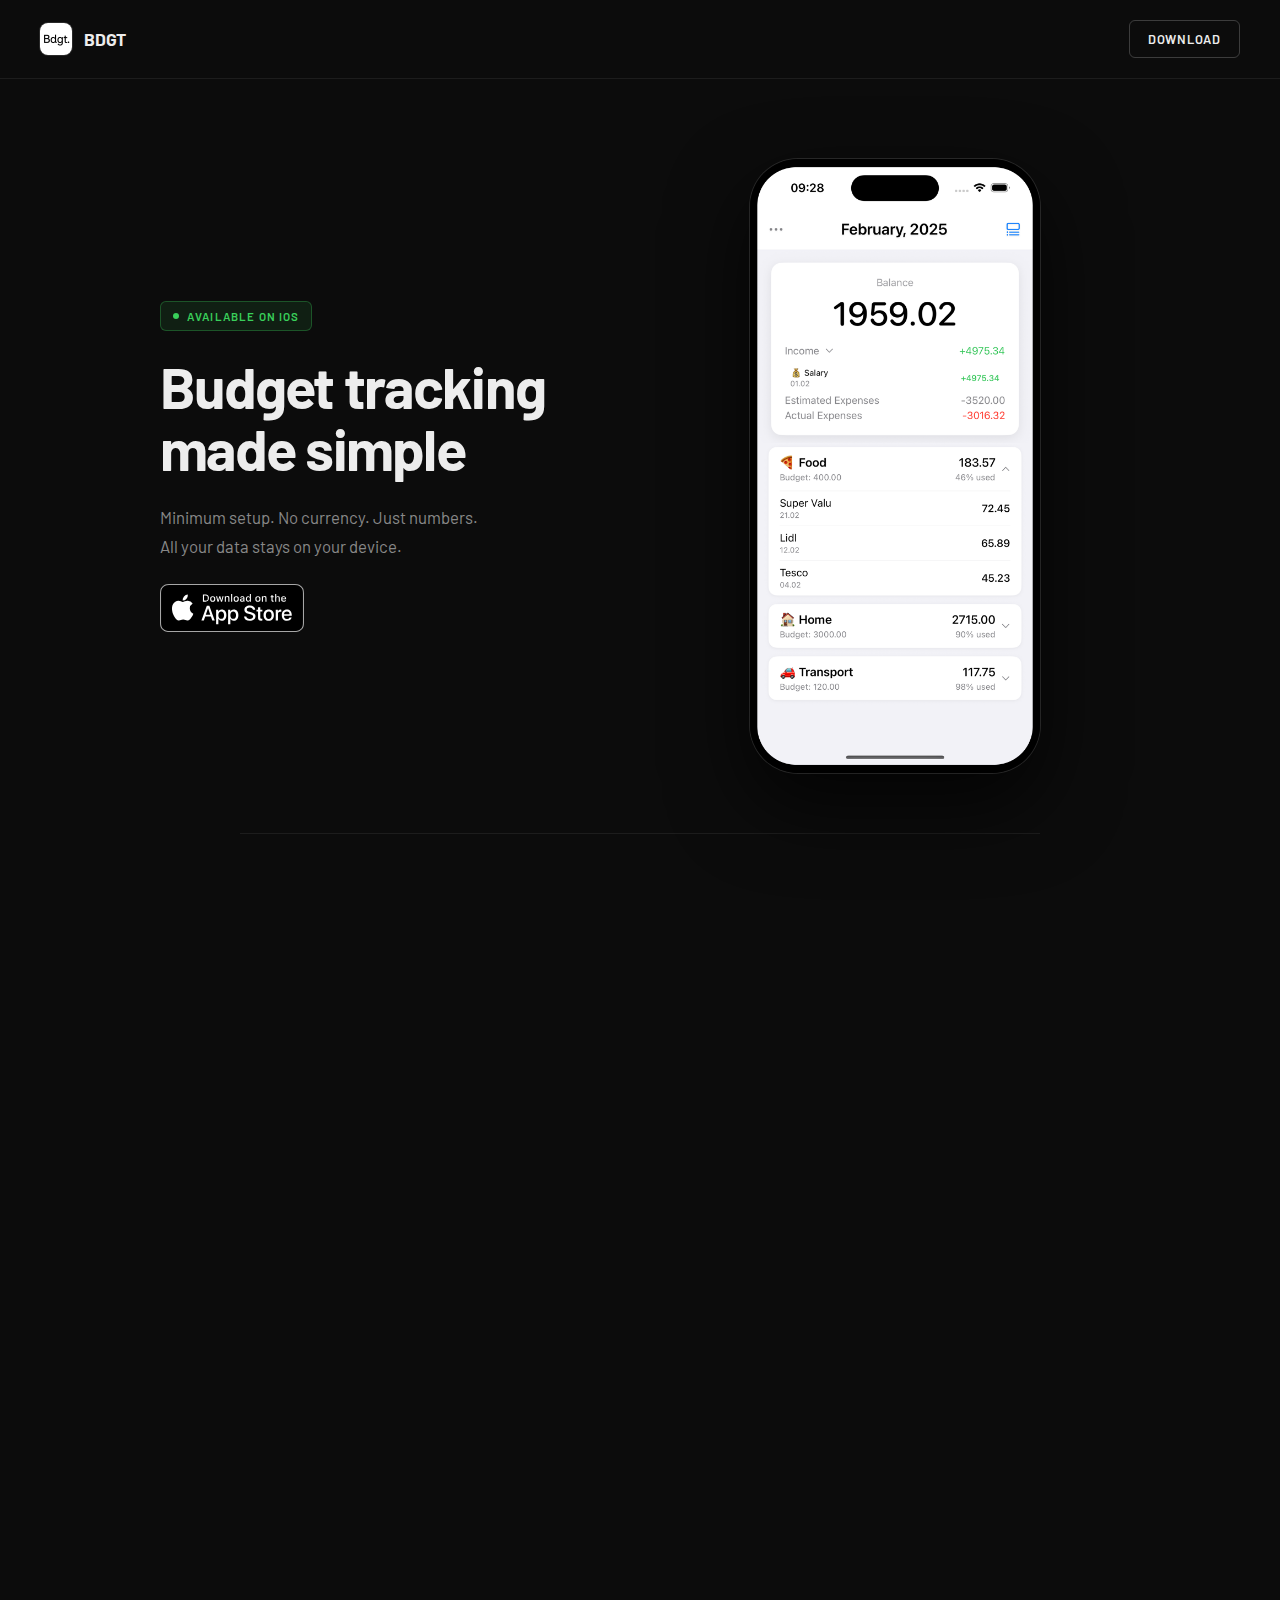
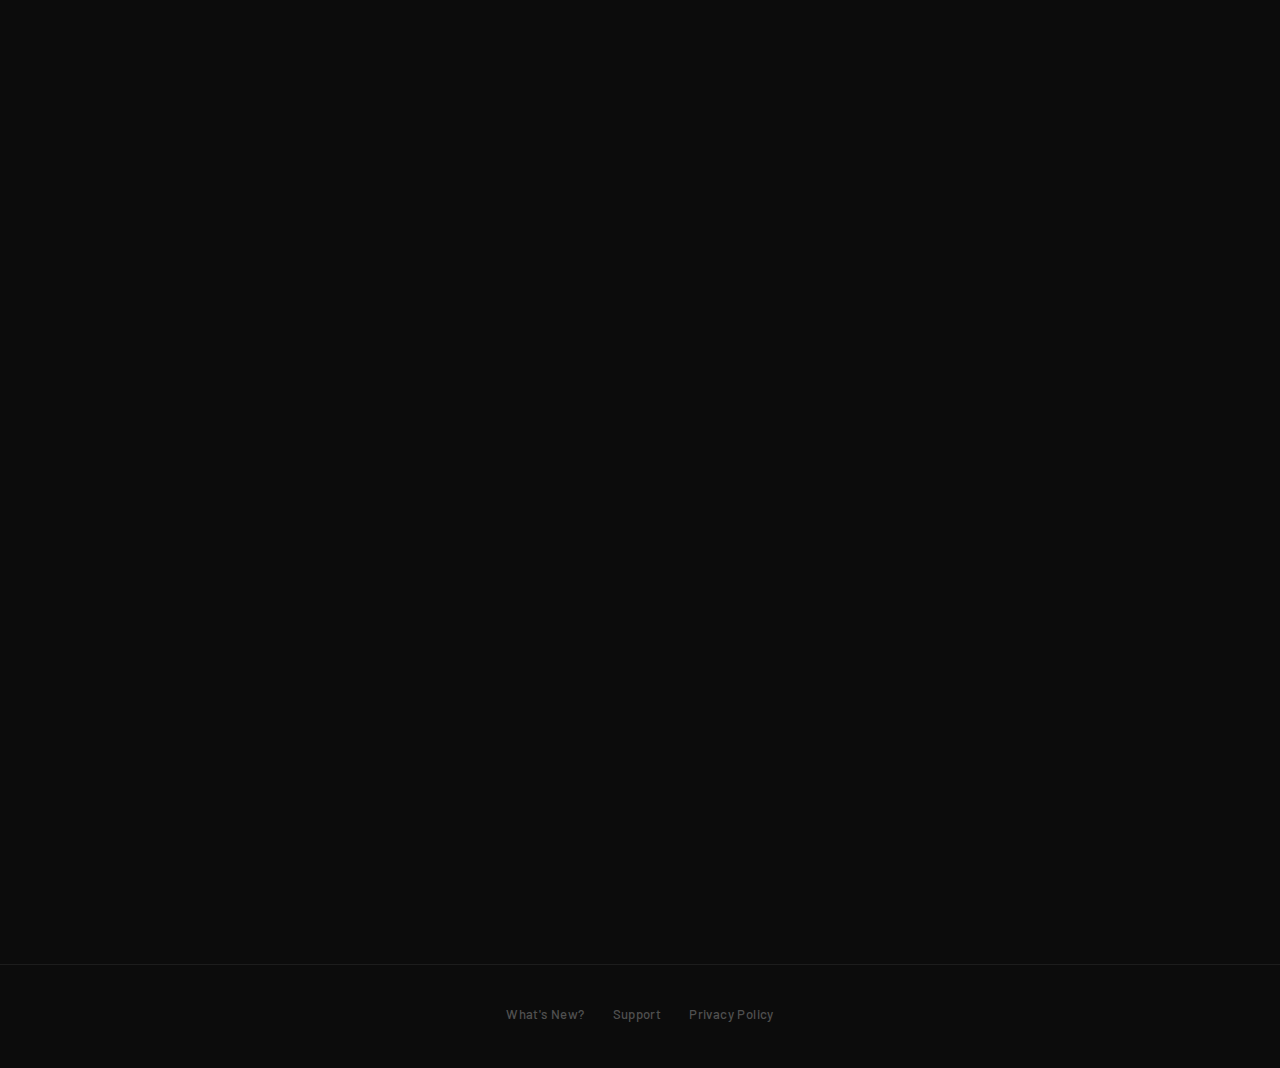
<file: index.html>
<!DOCTYPE html>
<html lang="en">
<head>
    <meta charset="UTF-8">
    <meta name="viewport" content="width=device-width, initial-scale=1.0">
    <title>Bdgt - Monthly Budget Tracker for iOS</title>

    <!-- SEO Meta Tags -->
    <meta name="description" content="Bdgt is a small, monthly budget tracker for iOS focused on simplicity. Track expenses with minimum setup, no currency, just numbers. All data stays on your device.">
    <meta name="keywords" content="budget tracker, iOS app, monthly budget, expense tracker, easy, simple budgeting, personal finance, budget app">
    <meta name="author" content="Bdgt">
    <meta name="robots" content="index, follow">
    <link rel="canonical" href="https://thebdgt.app">

    <!-- Open Graph / Facebook -->
    <meta property="og:type" content="website">
    <meta property="og:url" content="https://thebdgt.app">
    <meta property="og:title" content="Bdgt - Monthly Budget Tracker for iOS">
    <meta property="og:description" content="Bdgt is a small, monthly budget tracker for iOS focused on simplicity. Minimum setup, no currency, just numbers. All your data stays on your device.">
    <meta property="og:image" content="https://thebdgt.app/images/1024.png">
    <meta property="og:site_name" content="Bdgt">

    <!-- Twitter Card -->
    <meta property="twitter:card" content="summary_large_image">
    <meta property="twitter:url" content="https://thebdgt.app">
    <meta property="twitter:title" content="Bdgt - Monthly Budget Tracker for iOS">
    <meta property="twitter:description" content="Bdgt is a small, monthly budget tracker for iOS focused on simplicity. Minimum setup, no currency, just numbers. All your data stays on your device.">
    <meta property="twitter:image" content="https://thebdgt.app/images/1024.png">

    <!-- App Store Meta -->
    <meta name="apple-itunes-app" content="app-id=6749635860">
    <meta name="mobile-web-app-capable" content="yes">
    <meta name="apple-mobile-web-app-capable" content="yes">
    <meta name="apple-mobile-web-app-status-bar-style" content="default">

    <!-- Favicon -->
    <link rel="icon" type="image/png" sizes="32x32" href="images/1024.png">
    <link rel="apple-touch-icon" href="images/1024.png">

    <!-- Fonts -->
    <link rel="preconnect" href="https://fonts.googleapis.com">
    <link rel="preconnect" href="https://fonts.gstatic.com" crossorigin>
    <link href="https://fonts.googleapis.com/css2?family=Barlow:wght@400;500;600;700&display=swap" rel="stylesheet">

    <!-- Stylesheet -->
    <link rel="stylesheet" href="style.css">

    <!-- JSON-LD Structured Data -->
    <script type="application/ld+json">
    {
      "@context": "https://schema.org",
      "@type": "MobileApplication",
      "name": "Bdgt",
      "description": "Bdgt is a small, monthly budget tracker for iOS focused on simplicity. Track expenses with minimum setup, no currency, just numbers. All data stays on your device.",
      "applicationCategory": "FinanceApplication",
      "operatingSystem": "iOS",
      "offers": {
        "@type": "Offer",
        "price": "0",
        "priceCurrency": "USD"
      },
      "author": {
        "@type": "Organization",
        "name": "Bdgt"
      },
      "url": "https://thebdgt.app",
      "downloadUrl": "https://apps.apple.com/app/bdgt",
      "screenshot": "https://thebdgt.app/images/ss1.png",
      "featureList": [
        "Monthly budget tracking",
        "Privacy-first design",
        "Local data storage",
        "Simple expense entry",
        "Category management",
        "No cloud sync required"
      ],
      "softwareVersion": "1.0",
      "aggregateRating": {
        "@type": "AggregateRating",
        "ratingValue": "5.0",
        "ratingCount": "1"
      }
    }
    </script>
</head>
<body>
    <div class="index-container">

        <!-- Top Navigation -->
        <nav class="topnav">
            <span class="nav-logo">
                <img src="images/1024.png" alt="Bdgt logo" class="nav-logo-img">
                <span class="nav-logo-text">Bdgt</span>
            </span>
            <a href="https://apps.apple.com/us/app/bdgt-monthly-budget-tracker/id6749635860"
               class="nav-download"
               aria-label="Download Bdgt on the App Store">
                Download
            </a>
        </nav>

        <!-- Hero -->
        <section class="hero-section" aria-label="Introduction">
            <div class="hero-text">
                <div class="hero-badge">
                    <span class="hero-badge-dot"></span>
                    Available on iOS
                </div>

                <h1 class="hero-heading">
                    Budget tracking<br>
                    made simple
                </h1>

                <p class="hero-subtitle">
                    Minimum setup. No currency. Just numbers.<br>
                    All your data stays on your device.
                </p>

                <a href="https://apps.apple.com/us/app/bdgt-monthly-budget-tracker/id6749635860"
                   class="hero-cta"
                   aria-label="Download Bdgt on the App Store">
                    <img src="images/app_store_download.svg" alt="Download on the App Store" width="142" height="48">
                </a>
            </div>

            <div class="hero-visual">
                <div class="phone-glow"></div>
                <div class="index-screenshot" aria-label="Bdgt app interface">
                    <img src="images/ss_1.png"
                         alt="Bdgt app showing monthly budget overview with categories like Food, Transport, and Home expenses"
                         loading="eager">
                </div>
            </div>
        </section>

        <!-- Description + Features -->
        <main>
            <section class="description-section" aria-label="Features">
                <h2 class="description-title reveal">A budget app that doesn't get in your way.</h2>

                <div class="description-content">
                    <p class="reveal reveal-delay-1">
                        Bdgt strips away the complexity that makes other apps overwhelming. No charts to analyze,
                        no currencies to configure, no accounts to create. Just simple transaction tracking that
                        helps you stay aware of your monthly spending.
                    </p>

                    <div class="feature-section reveal reveal-delay-2">
                        <h3>Designed for doing, not analyzing</h3>
                        <ul class="feature-list">
                            <li>Add transactions in seconds with smart suggestions</li>
                            <li>Effortless swipe gestures for daily operations</li>
                            <li>Clean interface focused on your current month</li>
                            <li>Multiple income sources for freelancers and contractors</li>
                            <li>Export your data anytime — CSV or PDF formats</li>
                            <li>Instant balance updates as you track expenses</li>
                        </ul>
                    </div>

                    <div class="feature-section reveal reveal-delay-3">
                        <h3>Built for simplicity</h3>
                        <ul class="feature-list">
                            <li>Minimum setup required — start budgeting immediately</li>
                            <li>Work with any currency using plain numbers</li>
                            <li>Distraction-free design without overwhelming charts</li>
                            <li>Intuitive category management up to 15 per month</li>
                            <li>Local data storage — your privacy, your control</li>
                        </ul>
                    </div>

                    <div class="versions-section reveal reveal-delay-4">
                        <h3>Two versions to fit your needs</h3>
                        <div class="version-comparison">
                            <div class="version-card">
                                <h4>Free</h4>
                                <p class="version-subtitle">Perfect for basic budgeting</p>
                                <ul class="feature-list">
                                    <li>3 months per year</li>
                                    <li>3 categories per month</li>
                                    <li>10 transactions per category</li>
                                    <li>8 income sources per month</li>
                                    <li>3 recurring transactions</li>
                                </ul>
                            </div>
                            <div class="version-card">
                                <h4>Pro</h4>
                                <p class="version-subtitle">For expanded tracking</p>
                                <ul class="feature-list">
                                    <li>Unlimited months per year</li>
                                    <li>15 categories per month</li>
                                    <li>100 transactions per category</li>
                                    <li>8 income sources per month</li>
                                    <li>10 recurring transactions</li>
                                </ul>
                            </div>
                        </div>
                    </div>

                    <p class="reveal">
                        Bdgt is for people who want to track spending without the complexity.
                        No overwhelming features, no distractions. Just simple budgeting that works.
                    </p>
                </div>
            </section>

            <section class="download-section reveal" aria-label="Download">
                <a href="https://apps.apple.com/us/app/bdgt-monthly-budget-tracker/id6749635860"
                   class="app-store-button"
                   aria-label="Download Bdgt on the App Store">
                    <img src="images/app_store_download.svg" alt="Download on the App Store" width="142" height="48">
                </a>
            </section>
        </main>

    </div>

    <script src="footer.js"></script>
    <script>
        // Scroll reveal
        const observer = new IntersectionObserver((entries) => {
            entries.forEach(entry => {
                if (entry.isIntersecting) {
                    entry.target.classList.add('revealed');
                }
            });
        }, { threshold: 0.1, rootMargin: '0px 0px -40px 0px' });

        document.querySelectorAll('.reveal').forEach(el => observer.observe(el));
    </script>
</body>
</html>
</file>
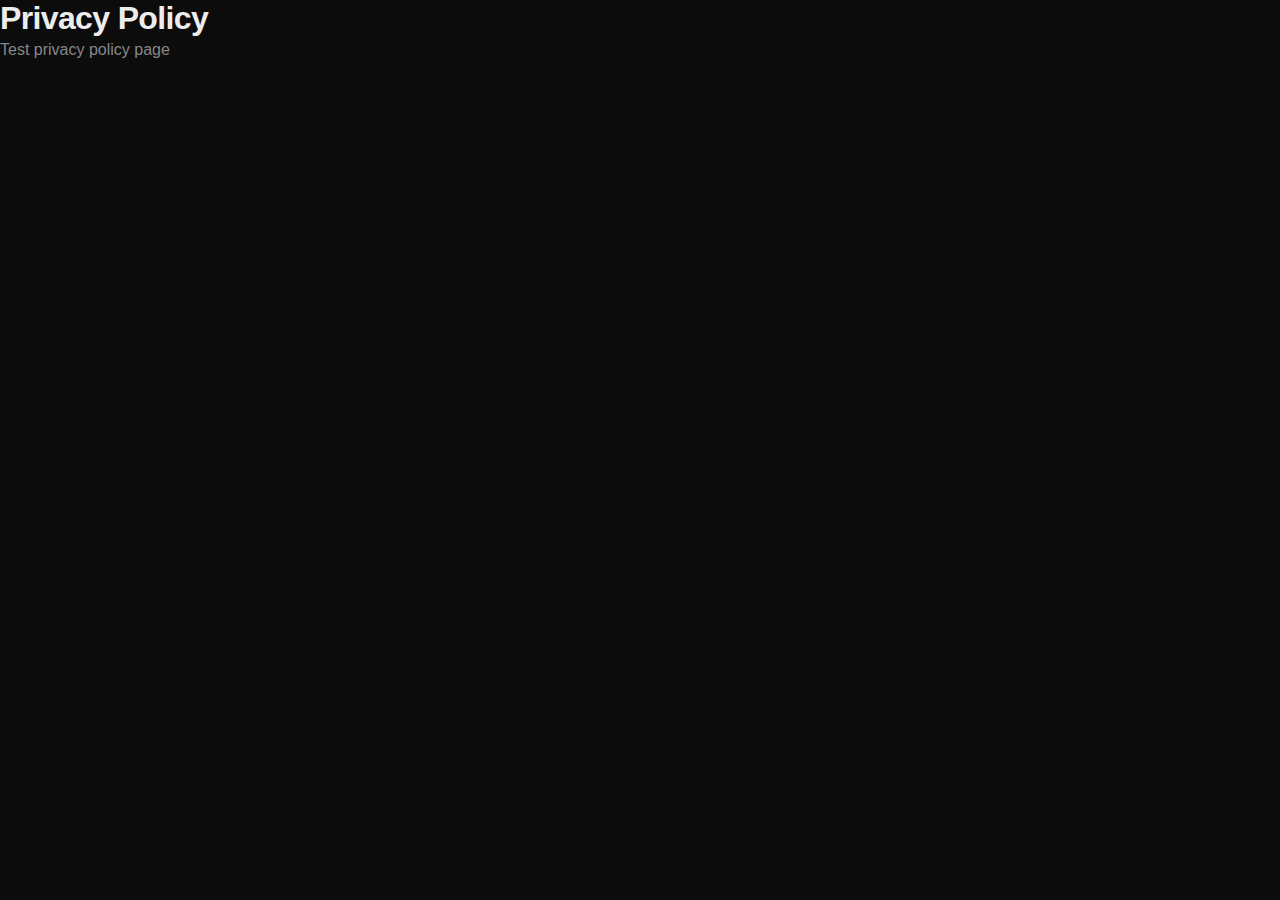
<file: github_pages_privacy.html>
<!DOCTYPE html>
<html lang="en">
<head>
    <meta charset="UTF-8">
    <meta name="viewport" content="width=device-width, initial-scale=1.0">
    <title>Privacy Policy - Test</title>
    <link rel="stylesheet" href="style.css">
</head>
<body>
    <div class="container">
        <h1>Privacy Policy</h1>
        <p>Test privacy policy page</p>
    </div>
</body>
</html>
</file>
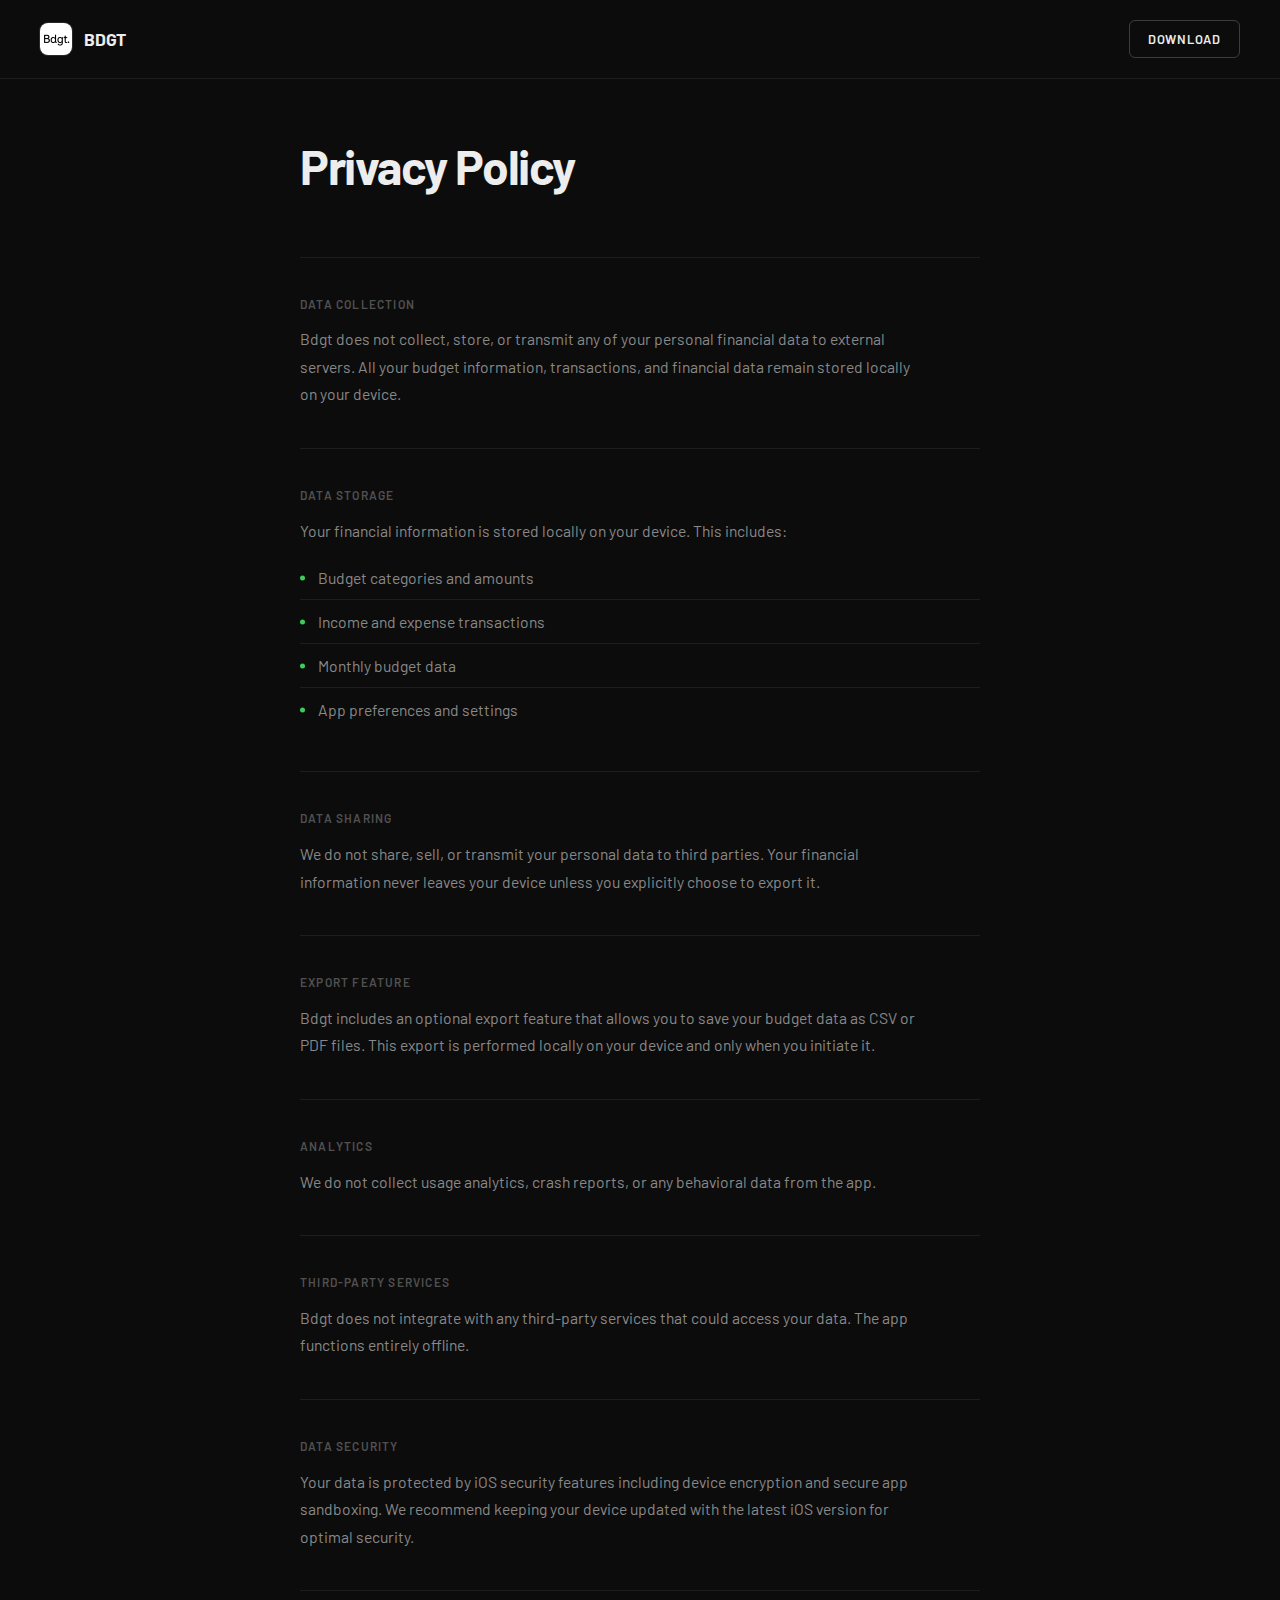
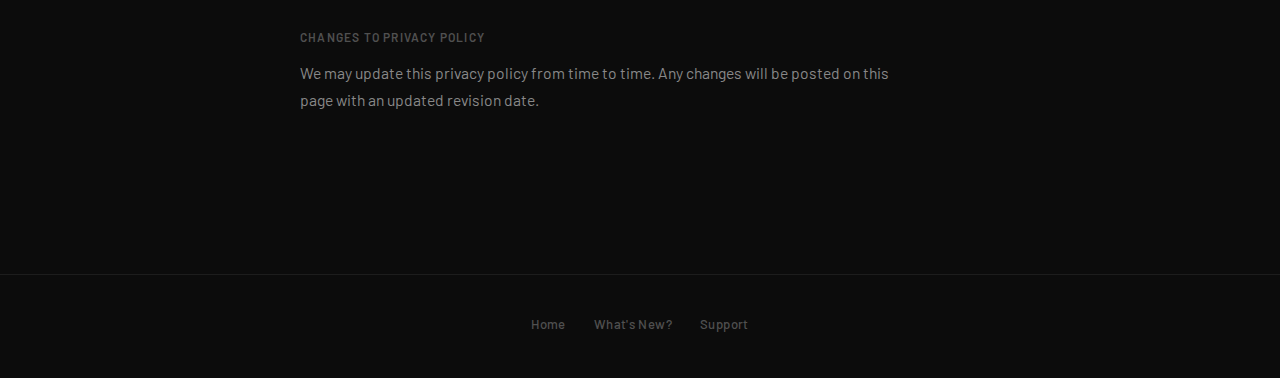
<file: privacy-policy.html>
<!DOCTYPE html>
<html lang="en">
<head>
    <meta charset="UTF-8">
    <meta name="viewport" content="width=device-width, initial-scale=1.0">
    <title>Bdgt - Privacy Policy</title>

    <!-- Favicon -->
    <link rel="icon" type="image/png" sizes="32x32" href="images/1024.png">
    <link rel="apple-touch-icon" href="images/1024.png">

    <!-- Fonts -->
    <link rel="preconnect" href="https://fonts.googleapis.com">
    <link rel="preconnect" href="https://fonts.gstatic.com" crossorigin>
    <link href="https://fonts.googleapis.com/css2?family=Barlow:wght@400;500;600;700&display=swap" rel="stylesheet">

    <link rel="stylesheet" href="style.css">
</head>
<body>
    <nav class="topnav">
        <a href="index.html" class="nav-logo">
            <img src="images/1024.png" alt="Bdgt logo" class="nav-logo-img">
            <span class="nav-logo-text">Bdgt</span>
        </a>
        <a href="https://apps.apple.com/us/app/bdgt-monthly-budget-tracker/id6749635860"
           class="nav-download"
           aria-label="Download Bdgt on the App Store">
            Download
        </a>
    </nav>

    <div class="page-container">
        <div class="page-header">
            <h1>Privacy Policy</h1>
        </div>

        <div class="content">
            <div class="section">
                <h2>Data Collection</h2>
                <p>Bdgt does not collect, store, or transmit any of your personal financial data to external servers. All your budget information, transactions, and financial data remain stored locally on your device.</p>
            </div>

            <div class="section">
                <h2>Data Storage</h2>
                <p>Your financial information is stored locally on your device. This includes:</p>
                <ul class="centered-list">
                    <li>Budget categories and amounts</li>
                    <li>Income and expense transactions</li>
                    <li>Monthly budget data</li>
                    <li>App preferences and settings</li>
                </ul>
            </div>

            <div class="section">
                <h2>Data Sharing</h2>
                <p>We do not share, sell, or transmit your personal data to third parties. Your financial information never leaves your device unless you explicitly choose to export it.</p>
            </div>

            <div class="section">
                <h2>Export Feature</h2>
                <p>Bdgt includes an optional export feature that allows you to save your budget data as CSV or PDF files. This export is performed locally on your device and only when you initiate it.</p>
            </div>

            <div class="section">
                <h2>Analytics</h2>
                <p>We do not collect usage analytics, crash reports, or any behavioral data from the app.</p>
            </div>

            <div class="section">
                <h2>Third-Party Services</h2>
                <p>Bdgt does not integrate with any third-party services that could access your data. The app functions entirely offline.</p>
            </div>

            <div class="section">
                <h2>Data Security</h2>
                <p>Your data is protected by iOS security features including device encryption and secure app sandboxing. We recommend keeping your device updated with the latest iOS version for optimal security.</p>
            </div>

            <div class="section">
                <h2>Changes to Privacy Policy</h2>
                <p>We may update this privacy policy from time to time. Any changes will be posted on this page with an updated revision date.</p>
            </div>
        </div>
    </div>

    <script src="footer.js"></script>
</body>
</html>
</file>
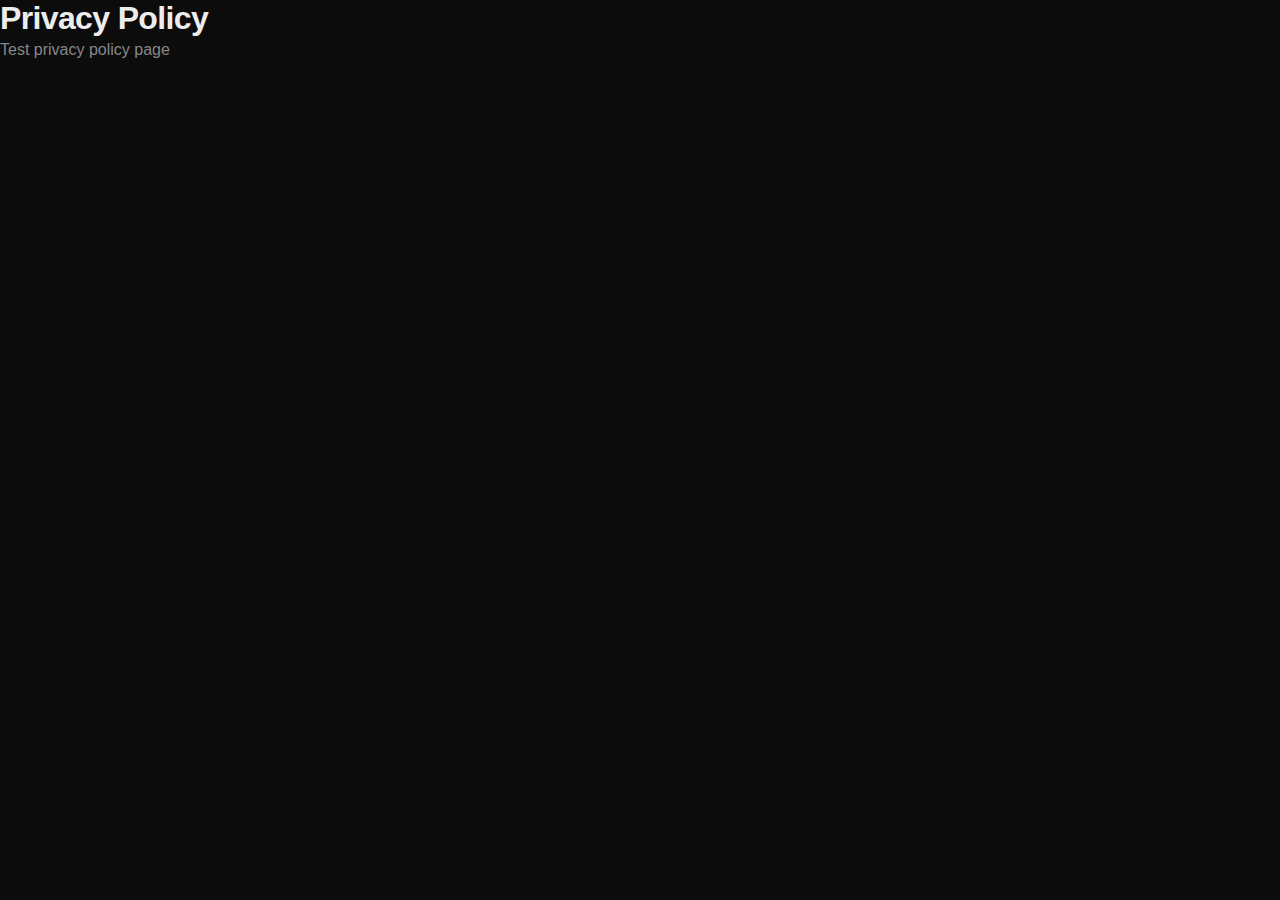
<file: privacy.html>
<!DOCTYPE html>
<html lang="en">
<head>
    <meta charset="UTF-8">
    <meta name="viewport" content="width=device-width, initial-scale=1.0">
    <title>Privacy Policy - Test</title>
    <link rel="stylesheet" href="style.css">
</head>
<body>
    <div class="container">
        <h1>Privacy Policy</h1>
        <p>Test privacy policy page</p>
    </div>
</body>
</html>
</file>
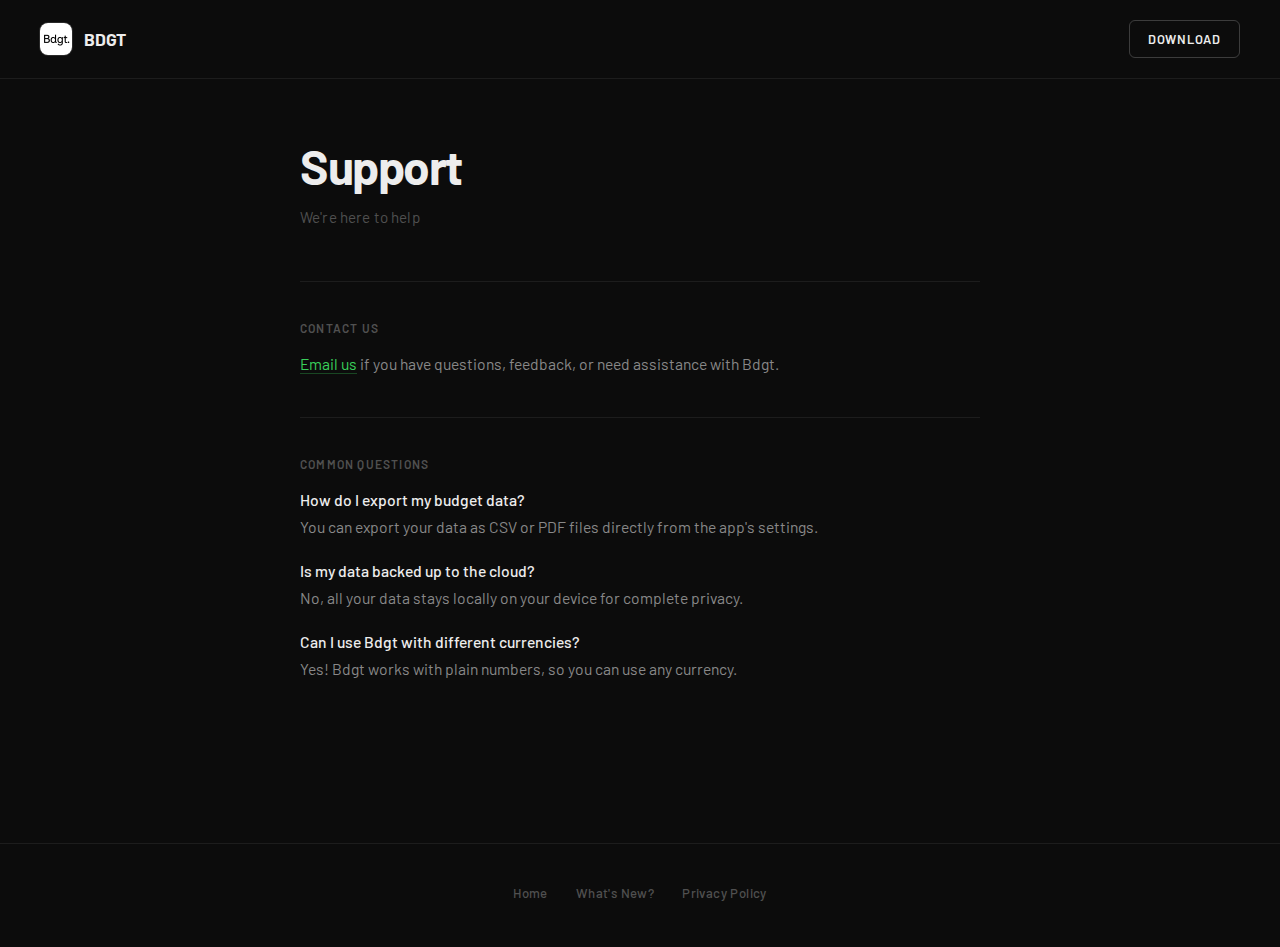
<file: support.html>
<!DOCTYPE html>
<html lang="en">
<head>
    <meta charset="UTF-8">
    <meta name="viewport" content="width=device-width, initial-scale=1.0">
    <title>Bdgt - Support</title>

    <!-- Favicon -->
    <link rel="icon" type="image/png" sizes="32x32" href="images/1024.png">
    <link rel="apple-touch-icon" href="images/1024.png">

    <!-- Fonts -->
    <link rel="preconnect" href="https://fonts.googleapis.com">
    <link rel="preconnect" href="https://fonts.gstatic.com" crossorigin>
    <link href="https://fonts.googleapis.com/css2?family=Barlow:wght@400;500;600;700&display=swap" rel="stylesheet">

    <link rel="stylesheet" href="style.css">
</head>
<body>
    <nav class="topnav">
        <a href="index.html" class="nav-logo">
            <img src="images/1024.png" alt="Bdgt logo" class="nav-logo-img">
            <span class="nav-logo-text">Bdgt</span>
        </a>
        <a href="https://apps.apple.com/us/app/bdgt-monthly-budget-tracker/id6749635860"
           class="nav-download"
           aria-label="Download Bdgt on the App Store">
            Download
        </a>
    </nav>

    <div class="page-container">
        <div class="page-header">
            <h1>Support</h1>
            <p class="subtitle">We're here to help</p>
        </div>

        <div class="content">
            <div class="section">
                <h2>Contact Us</h2>
                <p><a href="mailto:sergeimoistus@me.com">Email us</a> if you have questions, feedback, or need assistance with Bdgt.</p>
            </div>

            <div class="section">
                <h2>Common Questions</h2>
                <p><strong>How do I export my budget data?</strong><br>
                You can export your data as CSV or PDF files directly from the app's settings.</p>

                <p><strong>Is my data backed up to the cloud?</strong><br>
                No, all your data stays locally on your device for complete privacy.</p>

                <p><strong>Can I use Bdgt with different currencies?</strong><br>
                Yes! Bdgt works with plain numbers, so you can use any currency.</p>
            </div>
        </div>
    </div>

    <script src="footer.js"></script>
</body>
</html>
</file>
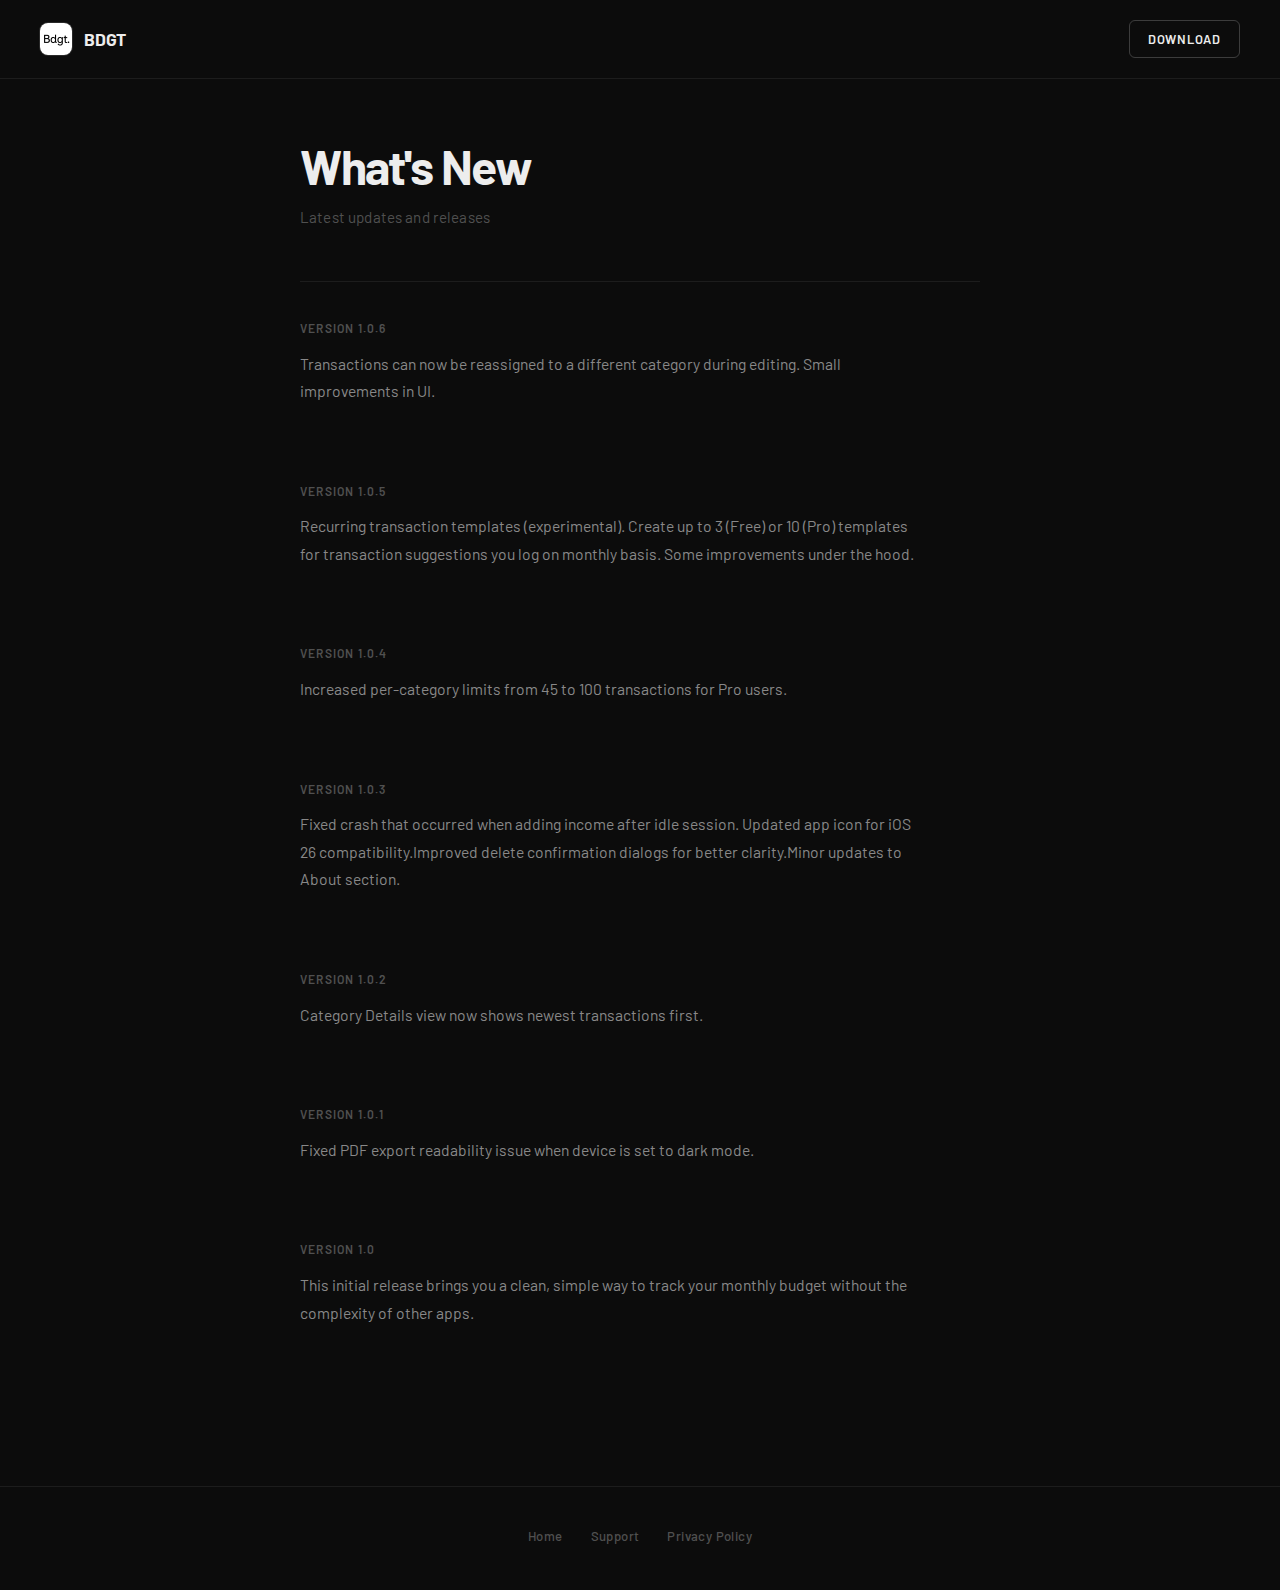
<file: whatsnew.html>
<!DOCTYPE html>
<html lang="en">
<head>
    <meta charset="UTF-8">
    <meta name="viewport" content="width=device-width, initial-scale=1.0">
    <title>Bdgt - What's New</title>

    <!-- Favicon -->
    <link rel="icon" type="image/png" sizes="32x32" href="images/1024.png">
    <link rel="apple-touch-icon" href="images/1024.png">

    <!-- Fonts -->
    <link rel="preconnect" href="https://fonts.googleapis.com">
    <link rel="preconnect" href="https://fonts.gstatic.com" crossorigin>
    <link href="https://fonts.googleapis.com/css2?family=Barlow:wght@400;500;600;700&display=swap" rel="stylesheet">

    <link rel="stylesheet" href="style.css">
</head>
<body>
    <nav class="topnav">
        <a href="index.html" class="nav-logo">
            <img src="images/1024.png" alt="Bdgt logo" class="nav-logo-img">
            <span class="nav-logo-text">Bdgt</span>
        </a>
        <a href="https://apps.apple.com/us/app/bdgt-monthly-budget-tracker/id6749635860"
           class="nav-download"
           aria-label="Download Bdgt on the App Store">
            Download
        </a>
    </nav>

    <div class="page-container">
        <div class="page-header">
            <h1>What's New</h1>
            <p class="subtitle">Latest updates and releases</p>
        </div>

        <div id="releases-container">
            <div class="content">
                <div class="section">
                    <p>Loading releases&hellip;</p>
                </div>
            </div>
        </div>
    </div>

    <script src="releases.js"></script>
    <script src="footer.js"></script>
</body>
</html>
</file>
<file: style.css>
/* ============================================================
   Bdgt — Swiss Minimal Design System
   ============================================================ */

:root {
    --bg:          #0C0C0C;
    --bg-1:        #131313;
    --bg-2:        #1A1A1A;
    --bg-3:        #212121;

    --text:        #EDEDED;
    --text-2:      #888888;
    --text-3:      #505050;

    --accent:      #39CF5A;
    --accent-soft: rgba(57, 207, 90, 0.10);
    --accent-dim:  rgba(57, 207, 90, 0.30);

    --border:      rgba(255, 255, 255, 0.07);
    --border-2:    rgba(255, 255, 255, 0.12);
    --border-3:    rgba(255, 255, 255, 0.20);

    --radius-sm:   6px;
    --radius:      10px;
    --radius-lg:   14px;

    --ease-out: cubic-bezier(0.22, 1, 0.36, 1);
}

/* ─── Reset ─────────────────────────────────────────────── */
*, *::before, *::after {
    margin: 0;
    padding: 0;
    box-sizing: border-box;
}

html { scroll-behavior: smooth; }

body {
    font-family: 'Barlow', 'Helvetica Neue', Helvetica, Arial, sans-serif;
    font-weight: 400;
    background: var(--bg);
    color: var(--text);
    line-height: 1.6;
    -webkit-font-smoothing: antialiased;
    -moz-osx-font-smoothing: grayscale;
    min-height: 100vh;
}

img { display: block; max-width: 100%; }
a { color: inherit; text-decoration: none; }

/* ─── Typography ─────────────────────────────────────────── */
h1, h2, h3, h4 {
    font-family: 'Barlow', 'Helvetica Neue', Helvetica, Arial, sans-serif;
    font-weight: 600;
    line-height: 1.15;
    letter-spacing: -0.02em;
    color: var(--text);
}

p { color: var(--text-2); }
strong { color: var(--text); font-weight: 500; }

/* ─── Top Nav ────────────────────────────────────────────── */
.topnav {
    display: flex;
    align-items: center;
    justify-content: space-between;
    padding: 20px 40px;
    border-bottom: 1px solid var(--border);
}

.nav-logo {
    display: flex;
    align-items: center;
    gap: 12px;
    text-decoration: none;
}

.nav-logo-img {
    width: 32px;
    height: 32px;
    border-radius: 8px;
    object-fit: cover;
    box-shadow: 0 0 0 1px var(--border-2);
}

.nav-logo-text {
    font-size: 1.1rem;
    font-weight: 700;
    color: var(--text);
    letter-spacing: -0.01em;
    text-transform: uppercase;
}

.nav-download {
    display: inline-flex;
    align-items: center;
    padding: 8px 18px;
    border: 1px solid var(--border-3);
    border-radius: var(--radius-sm);
    font-size: 0.8rem;
    font-weight: 600;
    letter-spacing: 0.06em;
    text-transform: uppercase;
    color: var(--text);
    transition: background 0.15s, border-color 0.15s, color 0.15s;
}

.nav-download:hover {
    background: var(--accent-soft);
    border-color: var(--accent-dim);
    color: var(--accent);
}

/* ─── INDEX: Hero ─────────────────────────────────────────── */
.index-container {
    position: relative;
}

.hero-section {
    display: grid;
    grid-template-columns: 1fr 1fr;
    gap: 60px;
    align-items: center;
    max-width: 1040px;
    margin: 0 auto;
    padding: 80px 40px 60px;
    min-height: calc(90vh - 73px);
}

.hero-text {
    display: flex;
    flex-direction: column;
    align-items: flex-start;
    gap: 24px;
}

.hero-badge {
    display: inline-flex;
    align-items: center;
    gap: 8px;
    padding: 5px 12px;
    background: var(--accent-soft);
    border: 1px solid var(--accent-dim);
    border-radius: var(--radius-sm);
    font-size: 0.72rem;
    font-weight: 600;
    letter-spacing: 0.1em;
    text-transform: uppercase;
    color: var(--accent);
}

.hero-badge-dot {
    width: 6px;
    height: 6px;
    border-radius: 50%;
    background: var(--accent);
    flex-shrink: 0;
}

.hero-heading {
    font-size: clamp(2.6rem, 4.5vw, 3.8rem);
    font-weight: 700;
    color: var(--text);
    line-height: 1.08;
    letter-spacing: -0.03em;
}

.hero-subtitle {
    font-size: 1.05rem;
    color: var(--text-2);
    font-weight: 400;
    line-height: 1.7;
    max-width: 360px;
}

.hero-cta {
    display: inline-block;
    transition: opacity 0.2s;
}

.hero-cta:hover { opacity: 0.8; }

.hero-cta img {
    height: 48px;
    width: auto;
}

.hero-visual {
    display: flex;
    justify-content: center;
    align-items: center;
    position: relative;
}

.phone-glow {
    display: none;
}

.index-screenshot {
    width: 290px;
    height: 614px;
    border-radius: 48px;
    overflow: hidden;
    box-shadow:
        0 0 0 1px var(--border-2),
        0 32px 80px rgba(0, 0, 0, 0.7);
    animation: float 7s ease-in-out infinite;
}

@keyframes float {
    0%, 100% { transform: translateY(0px); }
    50% { transform: translateY(-10px); }
}

.index-screenshot img {
    width: 100%;
    height: 100%;
    object-fit: cover;
}

/* ─── INDEX: Description / Features ──────────────────────── */
.description-section {
    max-width: 800px;
    margin: 0 auto;
    padding: 80px 40px;
    border-top: 1px solid var(--border);
}

.description-title {
    font-size: clamp(1.6rem, 2.8vw, 2.2rem);
    font-weight: 600;
    color: var(--text);
    text-align: center;
    margin-bottom: 56px;
    letter-spacing: -0.02em;
}

.description-content {
    display: flex;
    flex-direction: column;
    gap: 20px;
}

.description-content > p {
    text-align: center;
    font-size: 1rem;
    line-height: 1.75;
    color: var(--text-2);
    max-width: 580px;
    margin: 0 auto;
}

/* ─── Feature Sections ───────────────────────────────────── */
.feature-section {
    background: var(--bg-2);
    border: 1px solid var(--border);
    border-radius: var(--radius-lg);
    padding: 32px 36px;
}

.feature-section h3 {
    font-size: 0.78rem;
    font-weight: 600;
    color: var(--text-3);
    letter-spacing: 0.1em;
    text-transform: uppercase;
    margin-bottom: 18px;
}

.feature-list {
    list-style: none;
    padding: 0;
    margin: 0;
    display: flex;
    flex-direction: column;
    gap: 0;
}

.feature-list li {
    position: relative;
    padding: 10px 0 10px 20px;
    font-size: 0.97rem;
    color: var(--text-2);
    font-weight: 400;
    line-height: 1.5;
    border-bottom: 1px solid var(--border);
}

.feature-list li:last-child {
    border-bottom: none;
    padding-bottom: 0;
}

.feature-list li:first-child {
    padding-top: 0;
}

.feature-list li::before {
    content: '';
    position: absolute;
    left: 0;
    top: 50%;
    transform: translateY(-50%);
    width: 5px;
    height: 5px;
    border-radius: 50%;
    background: var(--accent);
}

.feature-list li:first-child::before {
    top: 8px;
    transform: none;
}

.feature-list li:last-child::before {
    top: 10px;
    transform: none;
}

/* ─── Version Comparison ─────────────────────────────────── */
.versions-section {
    background: var(--bg-2);
    border: 1px solid var(--border);
    border-radius: var(--radius-lg);
    padding: 32px 36px;
}

.versions-section h3 {
    font-size: 0.78rem;
    font-weight: 600;
    color: var(--text-3);
    letter-spacing: 0.1em;
    text-transform: uppercase;
    text-align: left;
    margin-bottom: 20px;
}

.version-comparison {
    display: grid;
    grid-template-columns: 1fr 1fr;
    gap: 16px;
}

.version-card {
    background: var(--bg-3);
    border: 1px solid var(--border);
    border-radius: var(--radius);
    padding: 24px;
}

.version-card:last-child {
    border-color: var(--accent-dim);
}

.version-card h4 {
    font-size: 1rem;
    font-weight: 700;
    color: var(--text);
    letter-spacing: -0.01em;
    margin-bottom: 4px;
    text-transform: uppercase;
    font-size: 0.85rem;
    letter-spacing: 0.06em;
}

.version-card .version-subtitle {
    font-size: 0.8rem;
    color: var(--text-3);
    margin-bottom: 16px;
    text-align: left;
}

.version-card .feature-list li {
    font-size: 0.88rem;
    padding-top: 8px;
    padding-bottom: 8px;
}

.version-card .feature-list li:first-child { padding-top: 0; }
.version-card .feature-list li:last-child { padding-bottom: 0; }

.version-card .feature-list li::before {
    top: 50%;
    transform: translateY(-50%);
}

/* ─── INDEX: Download Section ─────────────────────────────── */
.download-section {
    text-align: center;
    padding: 56px 40px 80px;
    border-top: 1px solid var(--border);
}

.app-store-button {
    display: inline-block;
    transition: opacity 0.2s;
    border: none;
    outline: none;
    background: transparent;
    text-decoration: none;
}

.app-store-button:hover { opacity: 0.75; }

.app-store-button:focus {
    outline: 2px solid var(--accent);
    outline-offset: 4px;
    border-radius: var(--radius-sm);
}

.app-store-button img {
    height: 48px;
    width: auto;
    border: none;
}

/* ─── Inner Pages: Shared ────────────────────────────────── */
.page-container {
    max-width: 760px;
    margin: 0 auto;
    padding: 60px 40px 80px;
}

.page-header {
    padding-bottom: 52px;
    border-bottom: 1px solid var(--border);
    margin-bottom: 0;
}

.page-header h1 {
    font-size: clamp(2rem, 4vw, 3rem);
    font-weight: 700;
    color: var(--text);
    letter-spacing: -0.03em;
    margin-bottom: 10px;
}

.page-header .subtitle {
    font-size: 0.95rem;
    color: var(--text-3);
    font-weight: 400;
    letter-spacing: 0.01em;
}

.content {
    display: flex;
    flex-direction: column;
}

.section {
    padding: 40px 0;
    border-bottom: 1px solid var(--border);
}

.section:last-child {
    border-bottom: none;
}

.section h2 {
    font-size: 0.75rem;
    font-weight: 600;
    color: var(--text-3);
    letter-spacing: 0.1em;
    text-transform: uppercase;
    margin-bottom: 14px;
}

.section p {
    font-size: 0.98rem;
    color: var(--text-2);
    line-height: 1.75;
    max-width: 620px;
}

.section p + p {
    margin-top: 16px;
}

.section a {
    color: var(--accent);
    text-decoration: underline;
    text-decoration-color: var(--accent-dim);
    text-underline-offset: 3px;
    transition: text-decoration-color 0.15s;
}

.section a:hover {
    text-decoration-color: var(--accent);
}

.section ul {
    list-style: none;
    padding: 0;
    margin: 12px 0 0;
}

.section li {
    position: relative;
    padding: 9px 0 9px 18px;
    font-size: 0.98rem;
    color: var(--text-2);
    line-height: 1.6;
    border-bottom: 1px solid var(--border);
}

.section li:last-child { border-bottom: none; }

.section li::before {
    content: '';
    position: absolute;
    left: 0;
    top: 50%;
    transform: translateY(-50%);
    width: 5px;
    height: 5px;
    border-radius: 50%;
    background: var(--accent);
}

/* Centered bulleted lists (used by releases.js) */
.centered-list {
    list-style: none;
    padding: 0;
    margin: 12px 0 0;
}

.centered-list li {
    position: relative;
    padding: 9px 0 9px 18px;
    font-size: 0.98rem;
    color: var(--text-2);
    line-height: 1.6;
    border-bottom: 1px solid var(--border);
}

.centered-list li:last-child { border-bottom: none; }

.centered-list li::before {
    content: '';
    position: absolute;
    left: 0;
    top: 50%;
    transform: translateY(-50%);
    width: 5px;
    height: 5px;
    border-radius: 50%;
    background: var(--accent);
}

/* ─── Support Page ───────────────────────────────────────── */
.highlight {
    background: var(--bg-2);
    border: 1px solid var(--border);
    border-radius: var(--radius);
    padding: 24px 28px;
    margin: 16px 0;
}

.contact {
    background: var(--bg-2);
    border: 1px solid var(--border-2);
    border-radius: var(--radius-lg);
    padding: 36px;
    text-align: left;
    margin-top: 36px;
}

.contact h2 { margin-bottom: 12px; }
.contact p { margin-bottom: 10px; }

.email-link {
    color: var(--accent);
    text-decoration: underline;
    text-decoration-color: var(--accent-dim);
    text-underline-offset: 3px;
    font-weight: 500;
    transition: text-decoration-color 0.15s;
}

.email-link:hover { text-decoration-color: var(--accent); }

/* ─── What's New: Release date ───────────────────────────── */
.release-date {
    font-size: 0.75rem;
    color: var(--text-3);
    letter-spacing: 0.08em;
    text-transform: uppercase;
    margin-bottom: 10px;
}

/* ─── Footer (generated by footer.js) ───────────────────── */
.footer {
    text-align: center;
    padding: 32px 0 36px;
    border-top: 1px solid var(--border);
    margin-top: 40px;
}

.footer p {
    display: flex;
    justify-content: center;
    align-items: center;
    flex-wrap: wrap;
    gap: 4px;
    color: var(--text-3);
    font-size: 0.82rem;
}

.footer a {
    color: var(--text-3);
    text-decoration: none;
    padding: 7px 12px;
    border-radius: var(--radius-sm);
    white-space: nowrap;
    font-size: 0.82rem;
    font-weight: 500;
    letter-spacing: 0.03em;
    transition: color 0.15s, background 0.15s;
}

.footer a:hover {
    color: var(--text);
    background: var(--bg-2);
}

.footer a:focus {
    outline: 2px solid var(--accent);
    outline-offset: 2px;
}

/* ─── Scroll Reveal ──────────────────────────────────────── */
.reveal {
    opacity: 0;
    transform: translateY(20px);
    transition: opacity 0.55s var(--ease-out), transform 0.55s var(--ease-out);
}

.reveal.revealed {
    opacity: 1;
    transform: none;
}

.reveal-delay-1 { transition-delay: 0.08s; }
.reveal-delay-2 { transition-delay: 0.16s; }
.reveal-delay-3 { transition-delay: 0.24s; }
.reveal-delay-4 { transition-delay: 0.32s; }
.reveal-delay-5 { transition-delay: 0.40s; }

/* ─── Screenshot (legacy compatibility) ─────────────────── */
.screenshot-container {
    display: flex;
    justify-content: center;
    gap: 20px;
    flex-wrap: wrap;
}

.screenshot {
    width: 280px;
    height: 560px;
    border-radius: 10px;
    overflow: hidden;
    box-shadow: 0 20px 40px rgba(0, 0, 0, 0.5);
}

.screenshot img {
    width: 100%;
    height: 100%;
    object-fit: cover;
}

/* ─── Misc ───────────────────────────────────────────────── */
.last-updated {
    text-align: center;
    font-size: 0.8rem;
    color: var(--text-3);
    margin-top: 52px;
    padding-top: 32px;
    border-top: 1px solid var(--border);
}

/* ─── Responsive ─────────────────────────────────────────── */
@media (max-width: 880px) {
    .topnav { padding: 18px 24px; }

    .hero-section {
        grid-template-columns: 1fr;
        gap: 48px;
        padding: 52px 24px 48px;
        min-height: auto;
        text-align: center;
    }

    .hero-text {
        align-items: center;
        order: 1;
    }

    .hero-subtitle { max-width: 460px; }
    .hero-visual { order: 2; }

    .index-screenshot {
        width: 240px;
        height: 508px;
        border-radius: 40px;
    }

    .description-section { padding: 60px 24px; }

    .feature-section,
    .versions-section { padding: 28px 24px; }

    .version-comparison {
        grid-template-columns: 1fr;
        gap: 12px;
    }

    .download-section { padding: 48px 24px 60px; }

    .page-container { padding: 44px 24px 60px; }
    .page-header h1 { font-size: 2.2rem; }
}

@media (max-width: 480px) {
    .topnav { padding: 14px 20px; }
    .nav-logo-text { font-size: 1rem; }

    .hero-section { padding: 40px 20px; }
    .hero-heading { font-size: 2.4rem; }

    .index-screenshot {
        width: 210px;
        height: 444px;
        border-radius: 36px;
    }

    .description-section { padding: 48px 20px; }
    .description-title { font-size: 1.5rem; }

    .feature-section,
    .versions-section { padding: 22px 18px; }

    .page-container { padding: 36px 20px 52px; }
    .page-header h1 { font-size: 1.9rem; }

    .footer p { flex-direction: column; gap: 2px; }
    .footer a { padding: 9px 16px; font-size: 0.88rem; }
}
</file>
